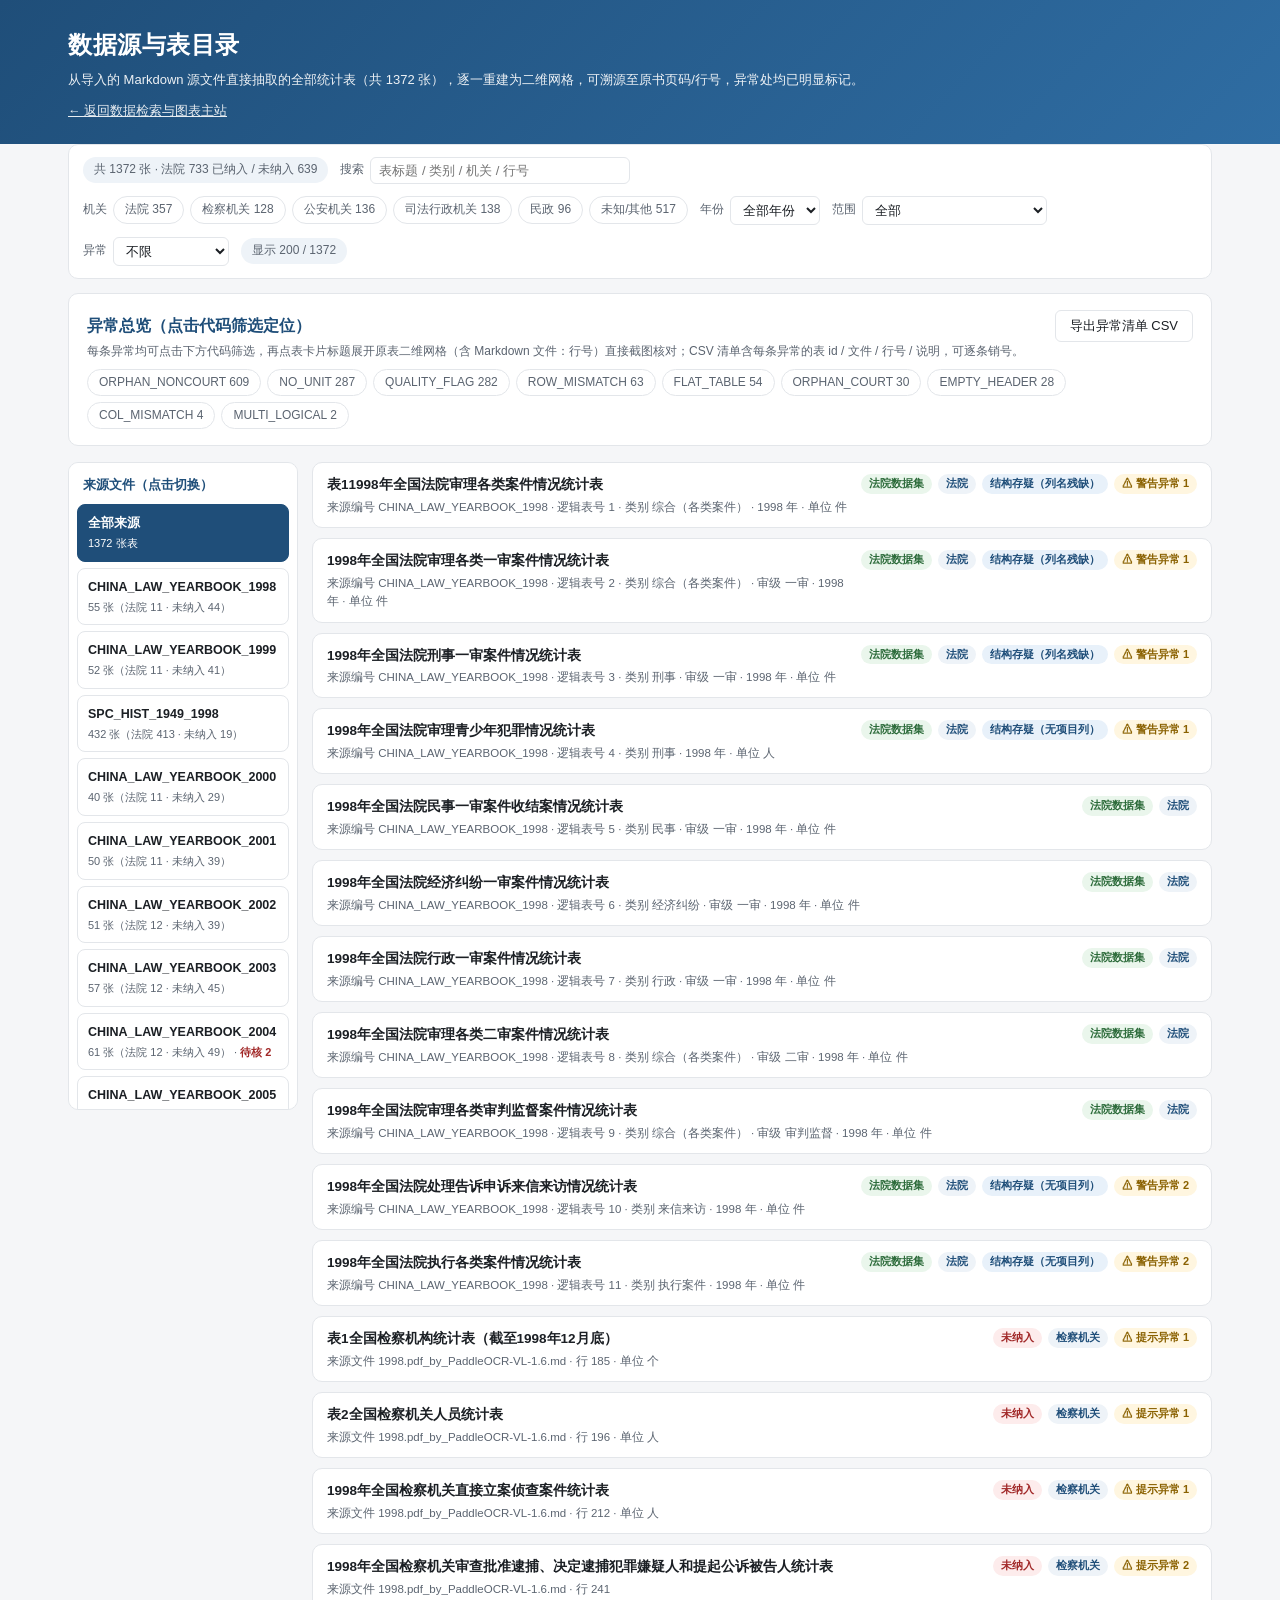
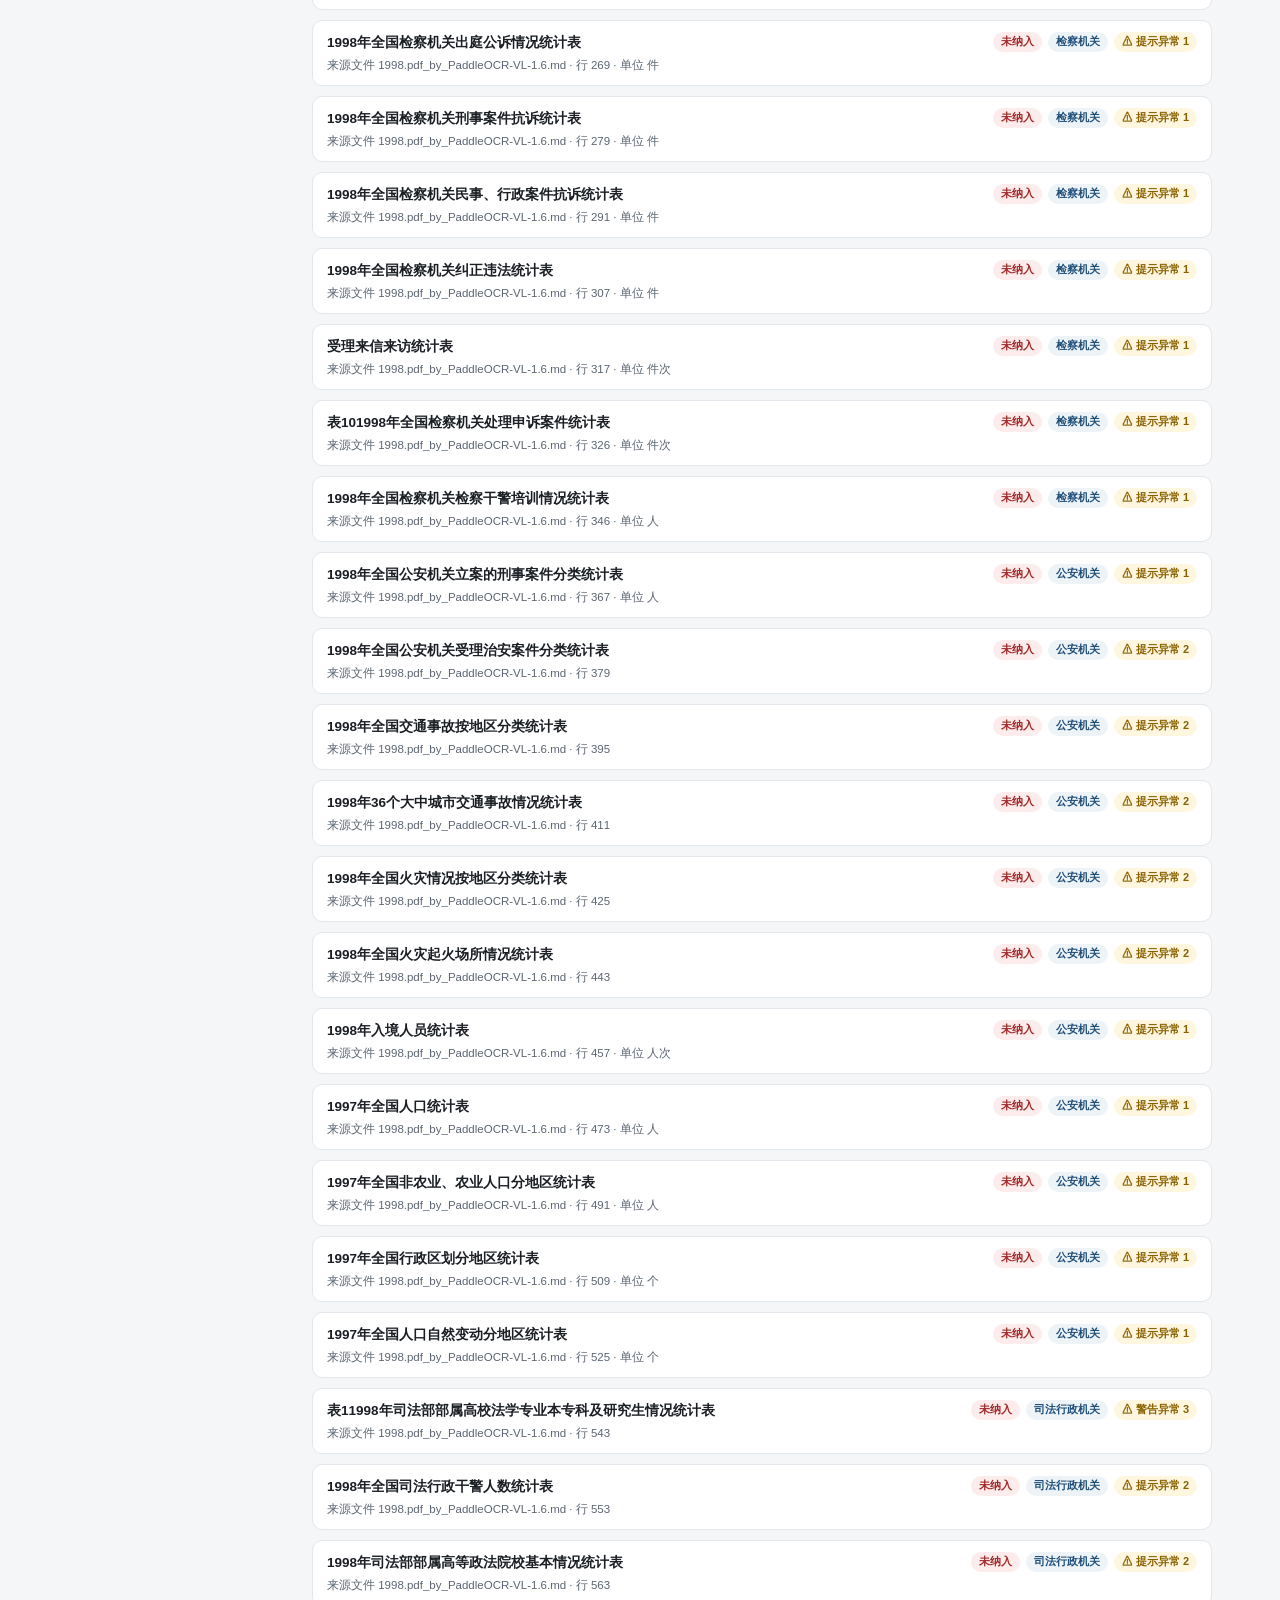
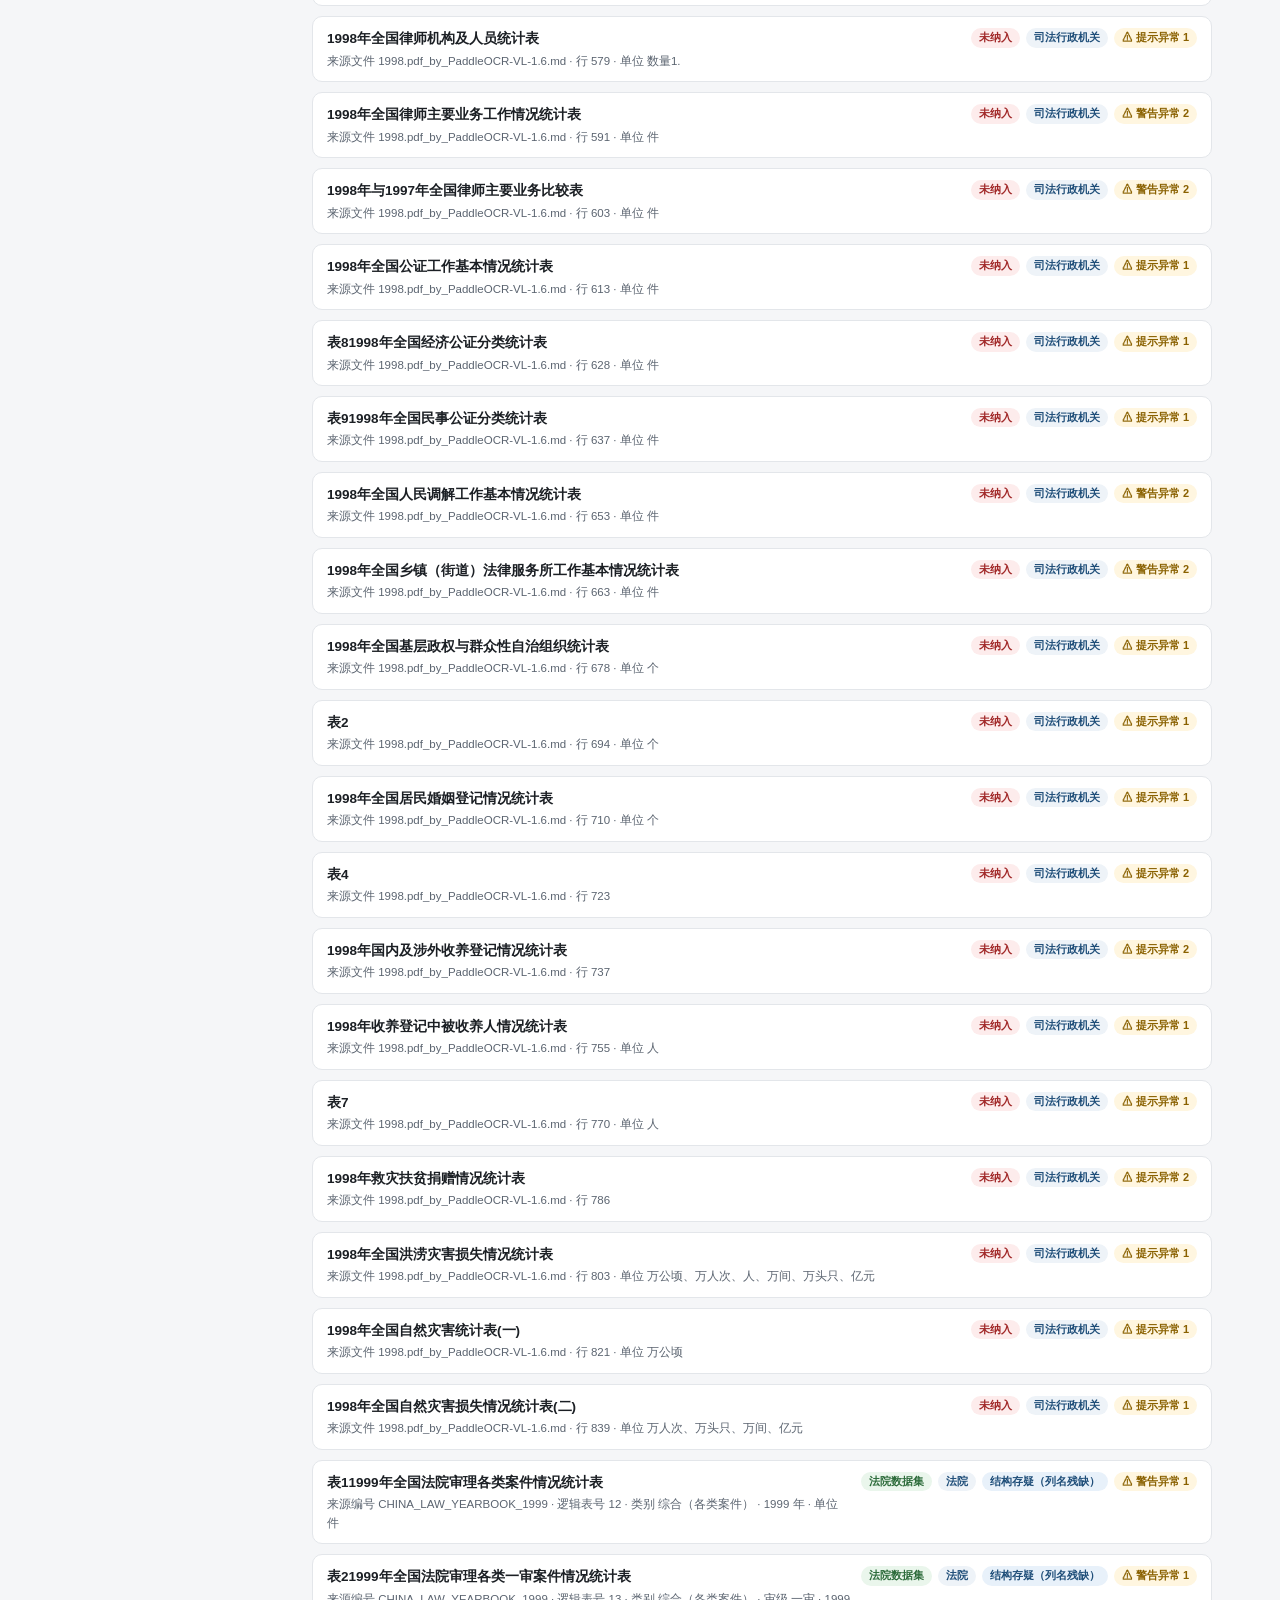
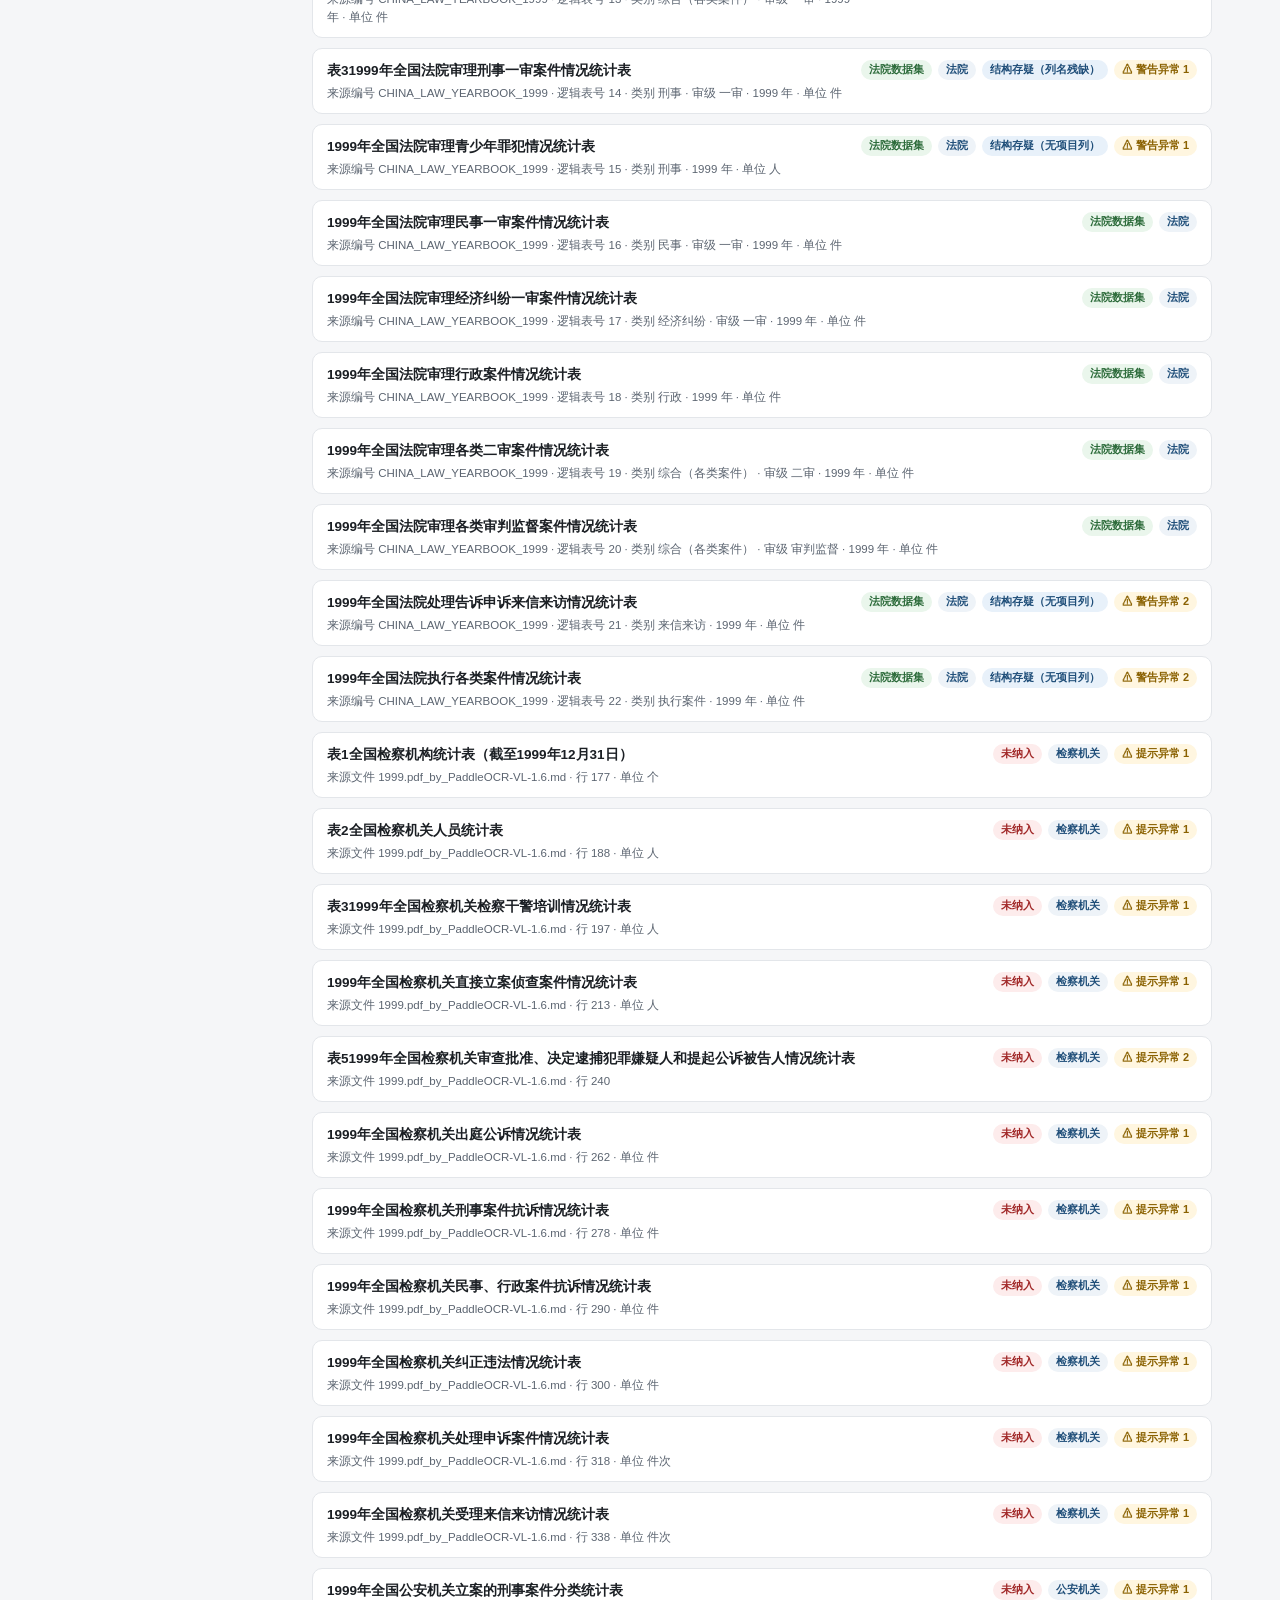
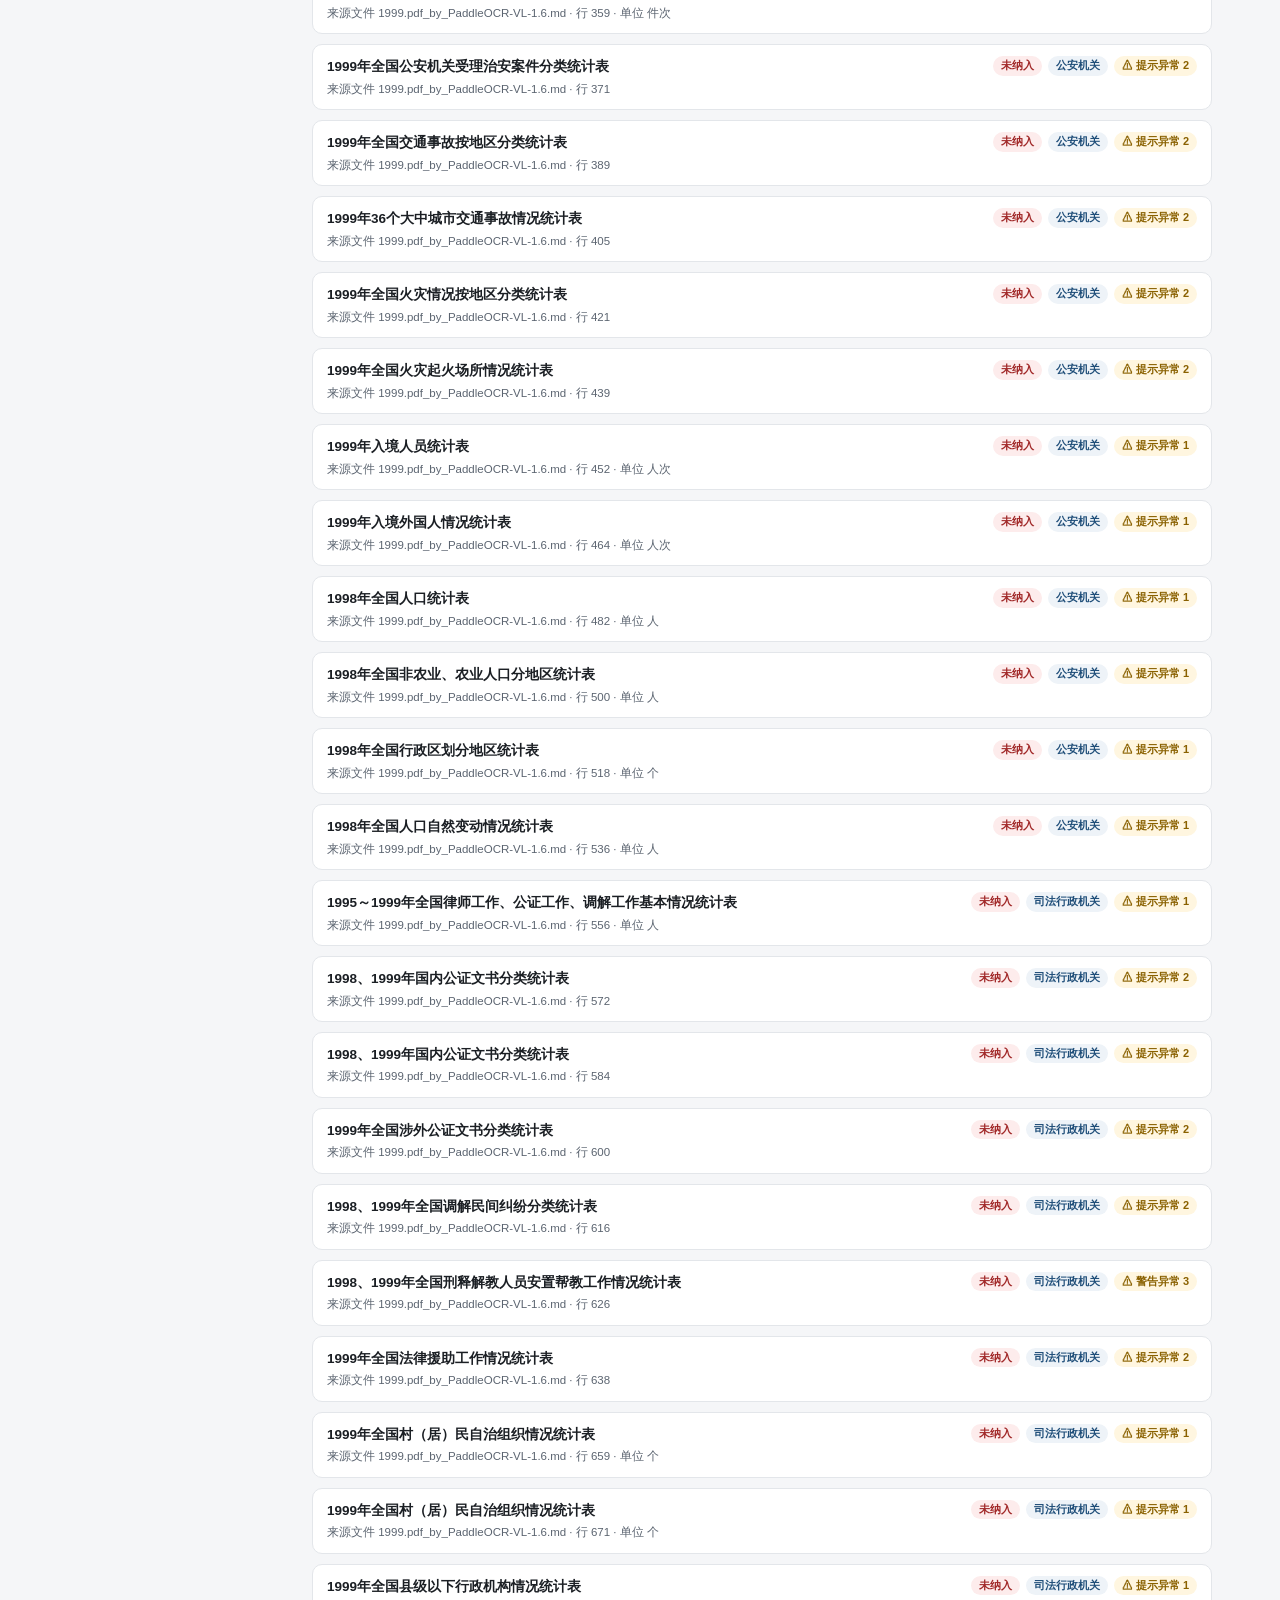
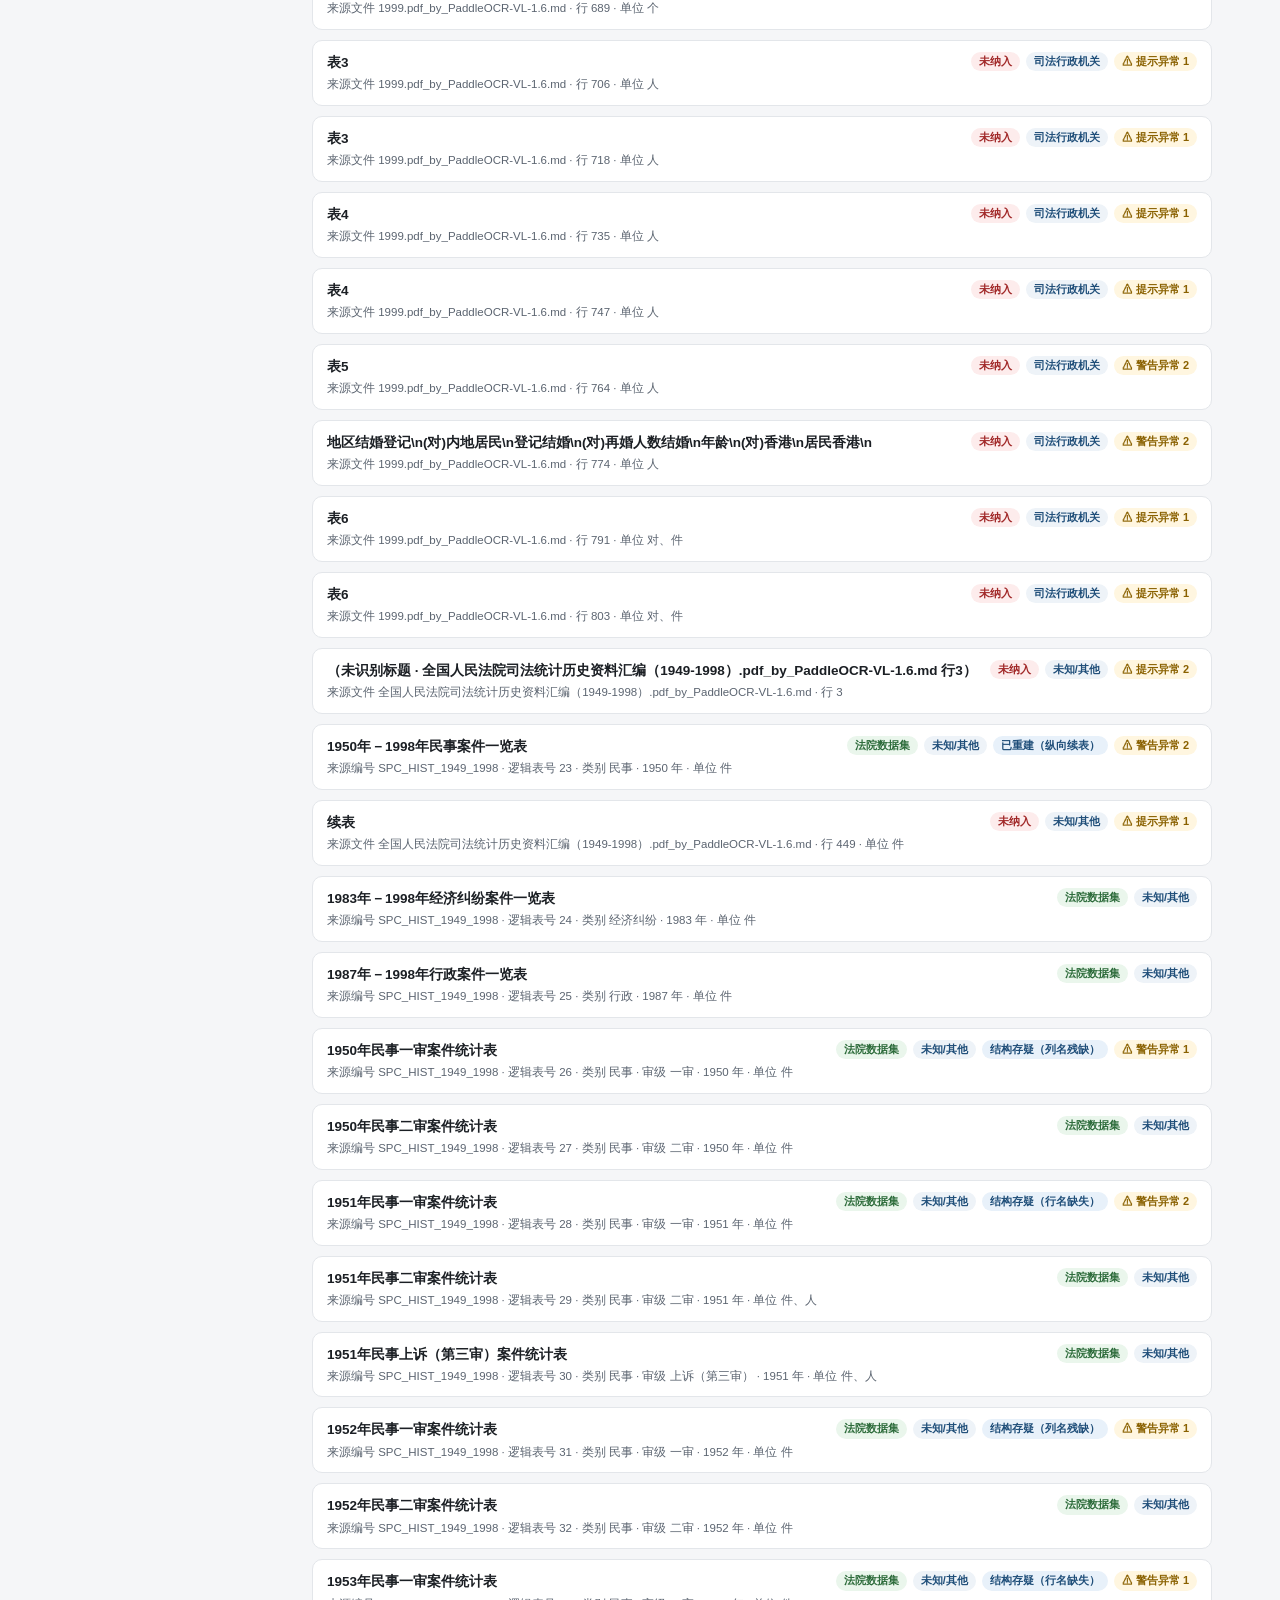
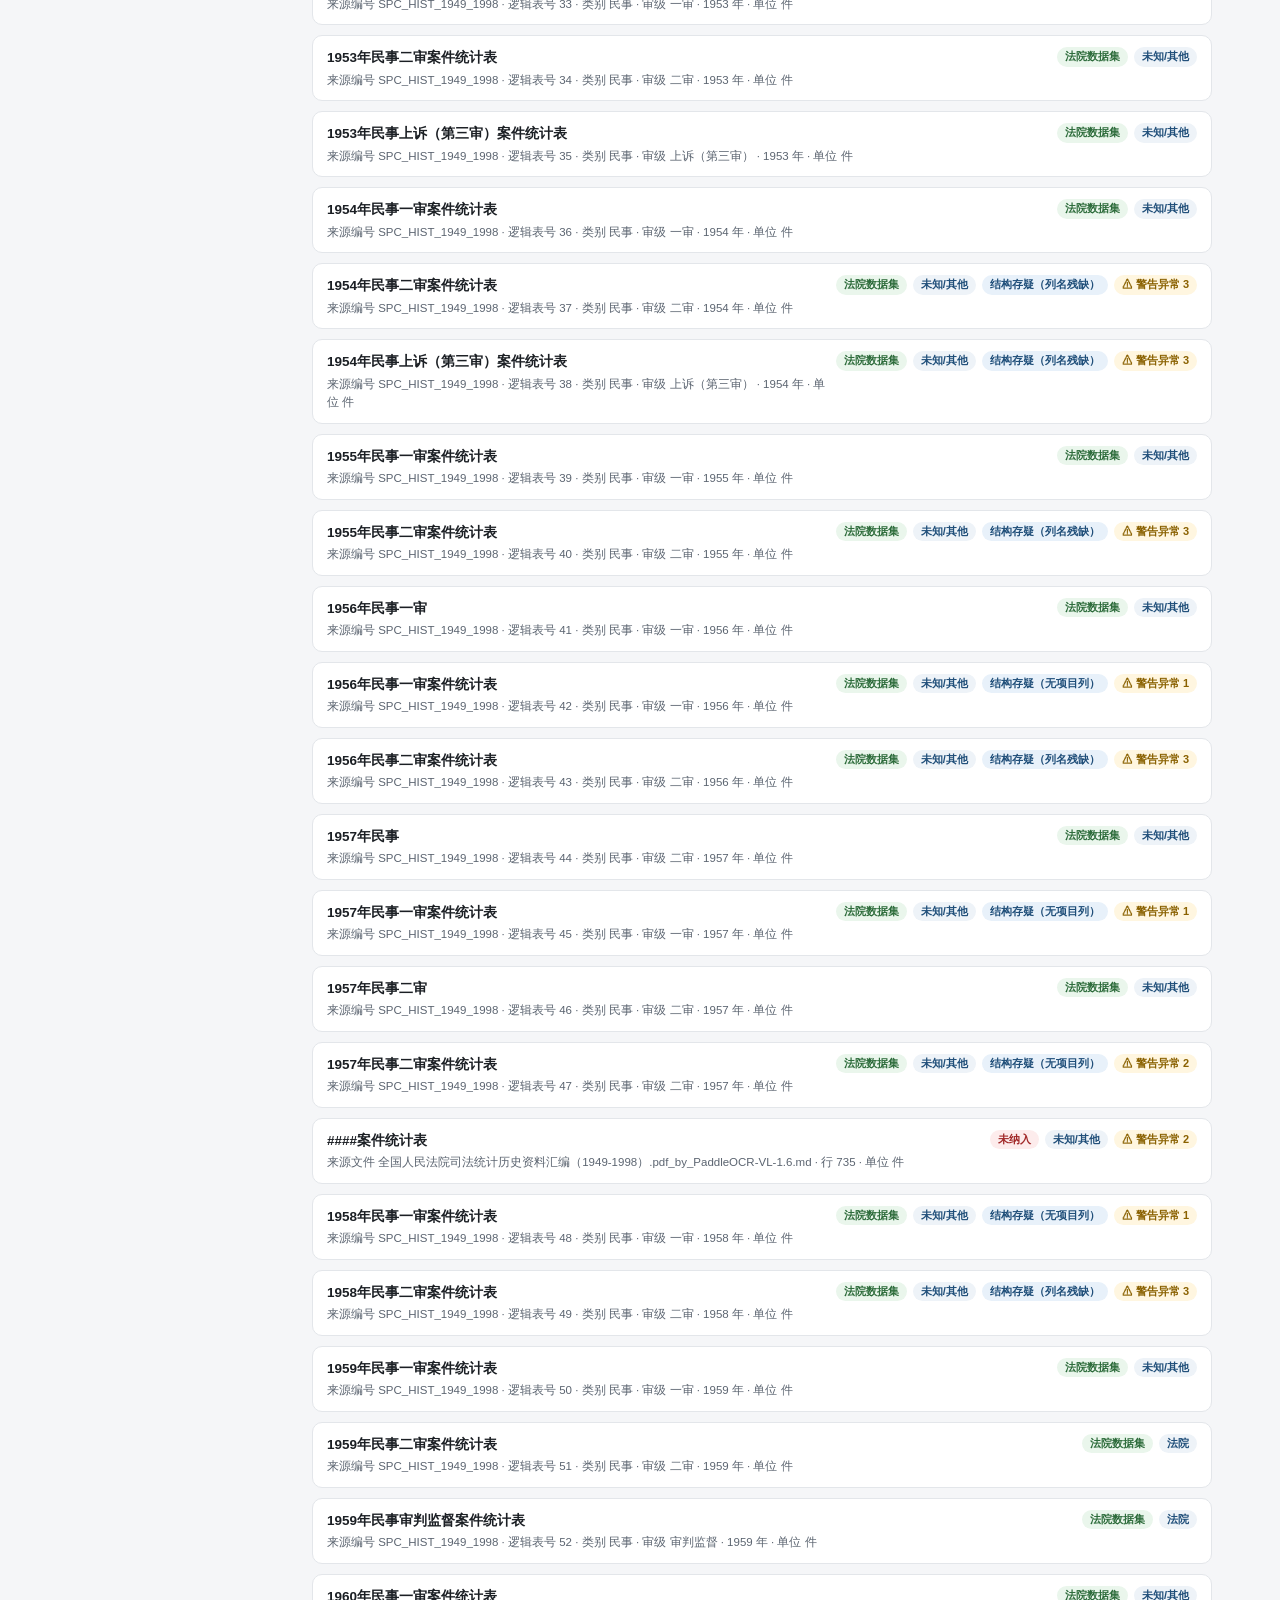
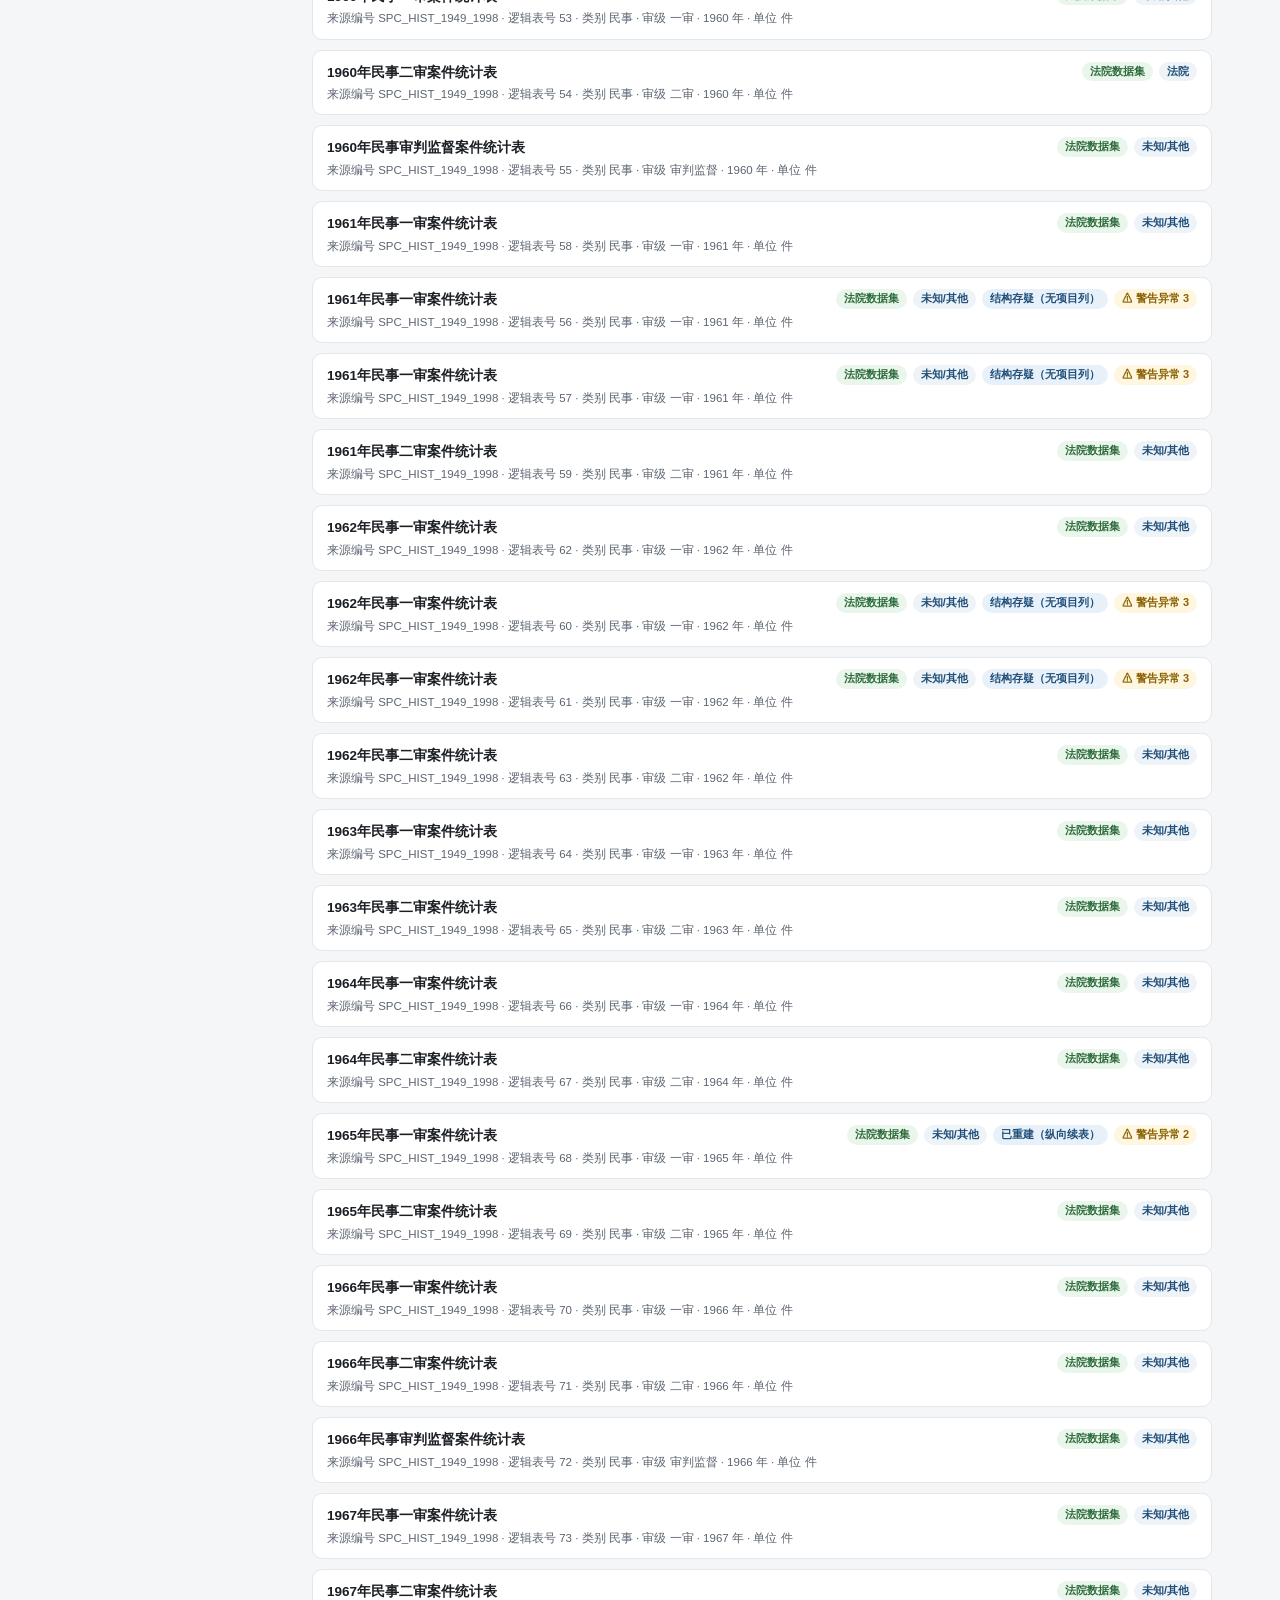
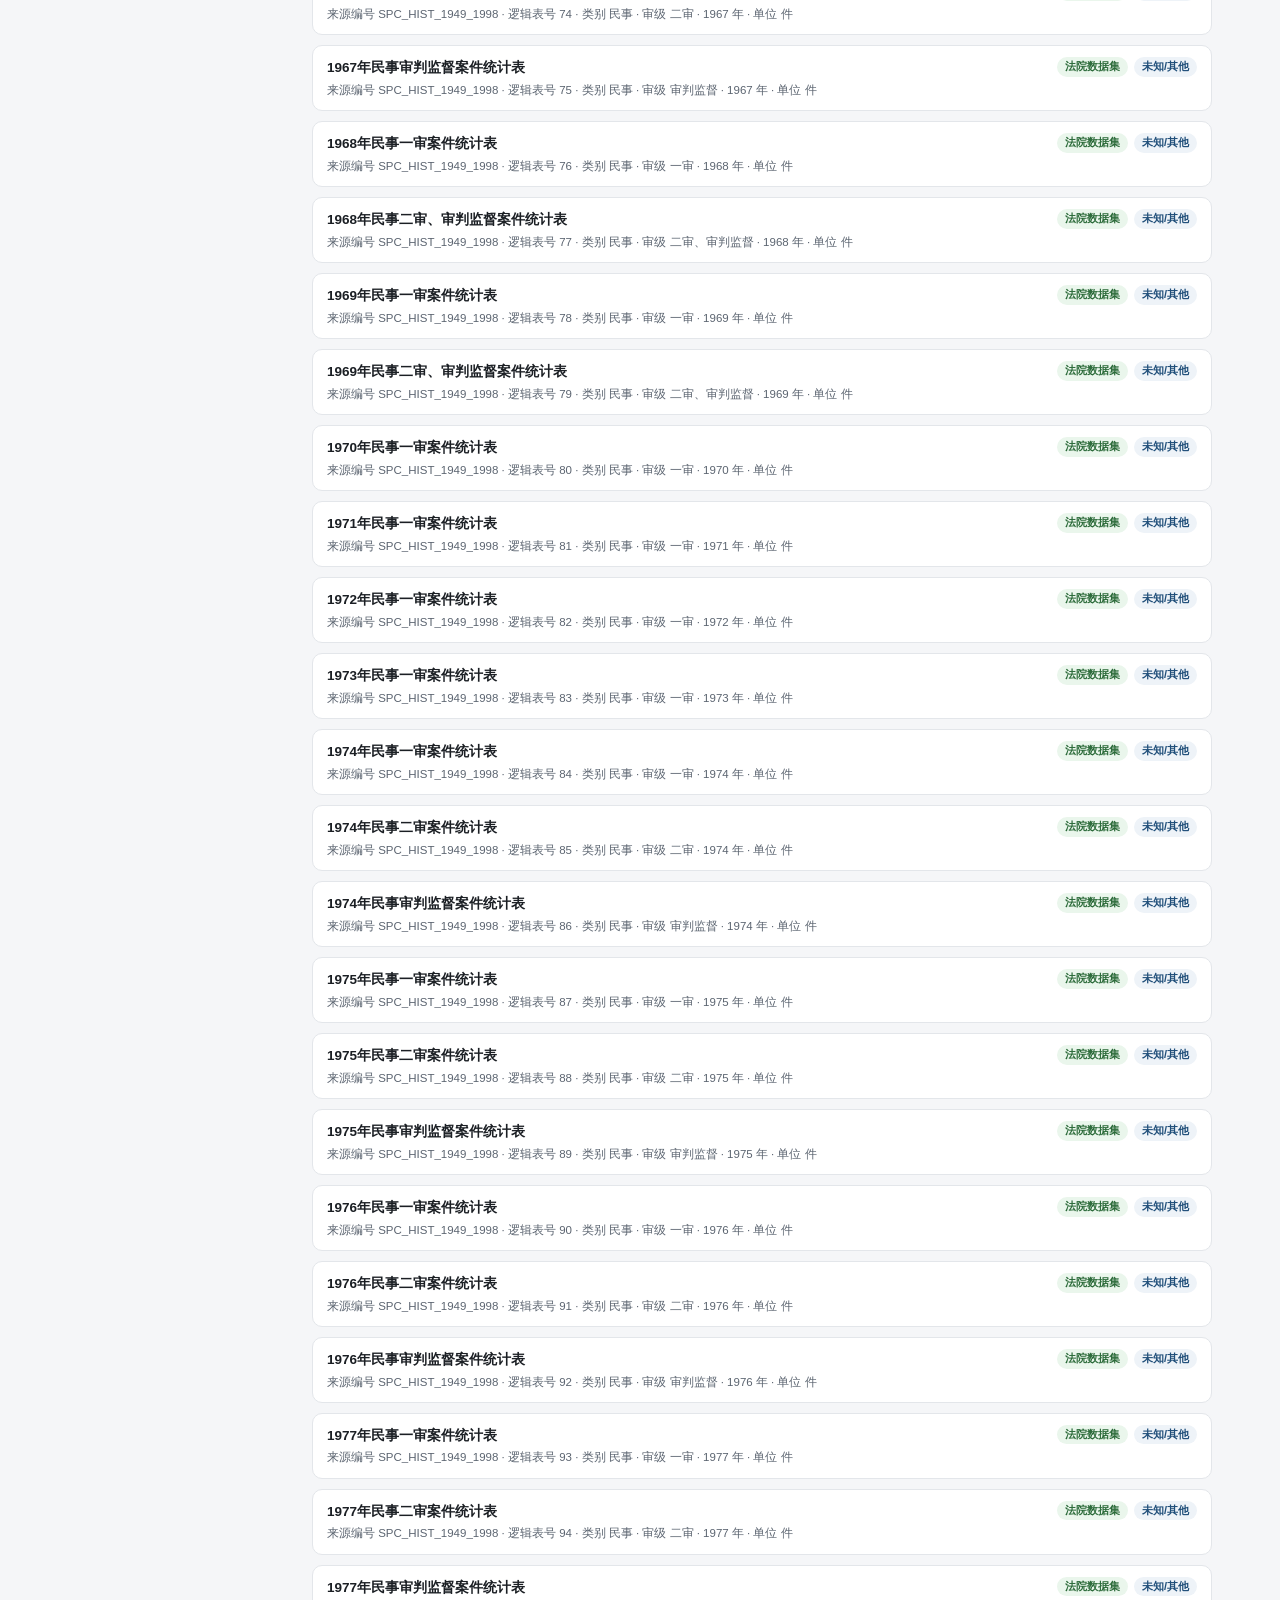
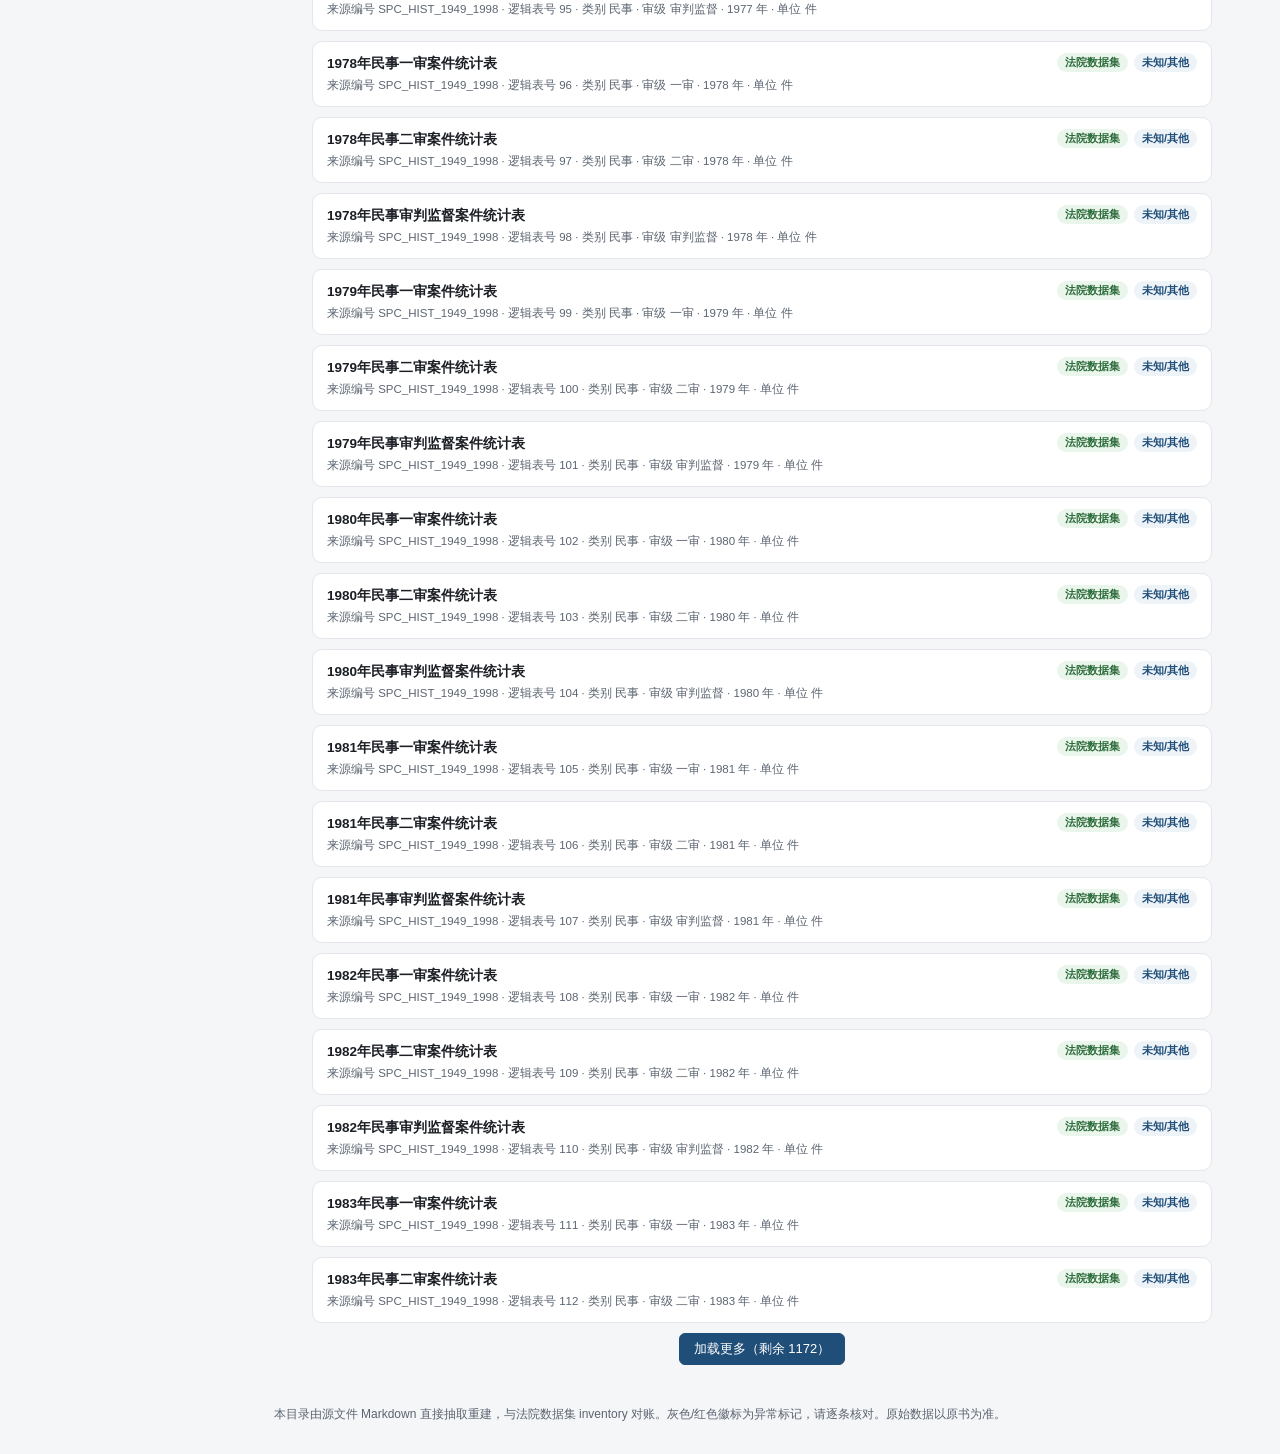
<file: catalog.html>
<!DOCTYPE html>
<html lang="zh-CN">
<head>
<meta charset="UTF-8">
<meta name="viewport" content="width=device-width, initial-scale=1.0">
<title>数据源与表目录 · 中国司法统计史料</title>
<link rel="stylesheet" href="assets/style.css">
<style>
  .cat-head .sub{opacity:.92}
  .backlink{display:inline-block;margin:10px 0 0;color:#fff;text-decoration:underline;font-size:12.5px;opacity:.9}
  .backlink:hover{opacity:1}
  /* 顶部筛选条 */
  .toolbar{position:sticky;top:0;z-index:20;background:var(--card);border:1px solid var(--line);
    border-radius:10px;padding:12px 14px;margin-bottom:14px;display:flex;gap:12px;flex-wrap:wrap;align-items:center}
  .toolbar .grp{display:flex;gap:6px;align-items:center;flex-wrap:wrap}
  .toolbar label{font-size:12px;color:var(--ink2)}
  .stat-pill{font-size:12px;color:var(--ink2);background:var(--soft);border-radius:14px;padding:3px 11px}
  /* 双栏布局 */
  .cat-layout{display:flex;gap:14px;align-items:flex-start}
  .rail{flex:none;width:230px;max-height:72vh;overflow:auto;position:sticky;top:78px;
    border:1px solid var(--line);border-radius:10px;background:#fff;padding:8px}
  .rail h3{margin:4px 6px 8px;font-size:13px;color:var(--accent)}
  .rail-item{border:1px solid var(--line);border-radius:8px;padding:8px 10px;margin-bottom:6px;cursor:pointer;font-size:12.5px}
  .rail-item:hover{background:var(--soft)}
  .rail-item.on{background:var(--accent);color:#fff;border-color:var(--accent)}
  .rail-item.on .rc{color:#fff}
  .rail-item .rn{font-weight:600}
  .rail-item .rc{font-size:11px;color:var(--ink2);margin-top:2px}
  .rail-item .rc b{color:#a12828}
  .rail-item.on .rc b{color:#ffd9d9}
  .main{flex:1;min-width:0}
  /* 表卡片 */
  .tcard{border:1px solid var(--line);border-radius:10px;background:#fff;margin-bottom:10px;overflow:hidden}
  .tcard > summary{list-style:none;cursor:pointer;padding:11px 14px;display:flex;gap:10px;align-items:flex-start;flex-wrap:wrap}
  .tcard > summary::-webkit-details-marker{display:none}
  .tcard[open] > summary{border-bottom:1px solid var(--line);background:var(--soft)}
  .tcard .tt{flex:1;min-width:240px;font-weight:600;font-size:13.5px;color:var(--ink)}
  .tcard .tt small{display:block;font-weight:400;color:var(--ink2);font-size:11.5px;margin-top:2px}
  .tcard .meta{font-size:11.5px;color:var(--ink2);margin-top:3px}
  .badges-row{display:flex;gap:6px;flex-wrap:wrap;align-items:center}
  .ab{font-size:11px;padding:1px 8px;border-radius:10px;font-weight:600;white-space:nowrap}
  .ab-court{background:#eaf6ec;color:#2c6b3a}
  .ab-orphan{background:#fdecec;color:#a12828}
  .ab-ag{background:var(--soft);color:var(--accent)}
  .ab-ano{background:#fff6e0;color:#8a6100}
  .ab-ano.has-high{background:#fdecec;color:#a12828}
  .ab-q{background:#e8f1fa;color:#1F4E79}
  .body{padding:12px 14px}
  .grid-wrap{overflow:auto;max-height:460px;border:1px solid var(--line);border-radius:8px;margin-top:8px}
  table.grid{border-collapse:collapse;width:100%;font-size:12px}
  table.grid th,table.grid td{border:1px solid var(--line);padding:4px 8px;white-space:nowrap;text-align:left}
  table.grid thead tr{background:var(--soft);color:var(--accent);font-weight:600;position:sticky;top:0}
  table.grid td.empty{color:#b9c0c8}
  table.grid tr.hl td{background:#fff8ec}
  .ano-list{margin:8px 0 0;padding:0;list-style:none}
  .ano-list li{font-size:12px;color:var(--ink2);padding:5px 9px;border-radius:6px;margin-bottom:5px;border-left:3px solid #ddd}
  .ano-list li.sev-warn{border-left-color:#e0a800;background:#fffdf5}
  .ano-list li.sev-info{border-left-color:#9aa3ad;background:#fafbfc}
  .ano-list li.sev-high{border-left-color:#a12828;background:#fdf2f2}
  .src-path{font-family:ui-monospace,Menlo,Consolas,monospace;font-size:11px;color:var(--ink2);
    background:var(--soft);padding:2px 7px;border-radius:5px;display:inline-block;margin-top:4px}
  .empty-state{padding:40px;text-align:center;color:var(--ink2)}
  .src-info{border:1px solid var(--line);border-left:3px solid var(--accent);border-radius:10px;
    background:#fff;padding:12px 16px;margin-bottom:12px}
  .src-info h3{margin:0 0 4px;font-size:15px;color:var(--accent)}
  .src-info p{margin:2px 0;font-size:12.5px;color:var(--ink2)}
  #ano-panel .chip{font-size:12px}
  #ano-panel .chip.on.warnchip{background:#8a6100;border-color:#8a6100}
  .jump-link{font-size:11.5px;color:var(--accent);text-decoration:none}
  .jump-link:hover{text-decoration:underline}
  @media (max-width:820px){.cat-layout{flex-direction:column}.rail{width:100%;position:static;max-height:none}}
</style>
</head>
<body>
<header class="site-head cat-head">
  <div class="wrap">
    <h1>数据源与表目录</h1>
    <p class="sub">从导入的 Markdown 源文件直接抽取的全部统计表（共 <span id="tot-tables">…</span> 张），逐一重建为二维网格，可溯源至原书页码/行号，异常处均已明显标记。</p>
    <a class="backlink" href="index.html">← 返回数据检索与图表主站</a>
  </div>
</header>

<main class="wrap">
  <div class="toolbar">
    <div class="stat-pill" id="pill-total">…</div>
    <div class="grp">
      <label>搜索</label>
      <input type="search" id="q" placeholder="表标题 / 类别 / 机关 / 行号">
    </div>
    <div class="grp" id="agency-chips"></div>
    <div class="grp">
      <label>年份</label>
      <select id="f-year"><option value="">全部年份</option></select>
    </div>
    <div class="grp">
      <label>范围</label>
      <select id="scope">
        <option value="">全部</option>
        <option value="court">仅法院数据集</option>
        <option value="orphan">仅未纳入（非法院/待核）</option>
      </select>
    </div>
    <div class="grp">
      <label>异常</label>
      <select id="ano">
        <option value="">不限</option>
        <option value="warn">含警告级异常</option>
        <option value="info">仅提示级</option>
        <option value="none">无异常</option>
      </select>
    </div>
    <div class="stat-pill" id="pill-show">显示 0</div>
  </div>

  <div class="card" id="ano-panel">
    <div class="card-head">
      <h2>异常总览（点击代码筛选定位）</h2>
      <button id="btn-ano-csv">导出异常清单 CSV</button>
    </div>
    <p class="note" style="margin:0 0 8px">每条异常均可点击下方代码筛选，再点表卡片标题展开原表二维网格（含 Markdown 文件：行号）直接截图核对；CSV 清单含每条异常的表 id / 文件 / 行号 / 说明，可逐条销号。</p>
    <div class="chips" id="ano-codes"></div>
  </div>

  <div class="cat-layout">
    <nav class="rail" id="rail">
      <h3>来源文件（点击切换）</h3>
      <div id="rail-items"></div>
    </nav>
    <section class="main">
      <div id="src-info"></div>
      <div id="cards"></div>
      <div class="empty-state" id="empty" style="display:none">无匹配表格</div>
    </section>
  </div>
</main>

<footer class="wrap foot">
  <p>本目录由源文件 Markdown 直接抽取重建，与法院数据集 inventory 对账。灰色/红色徽标为异常标记，请逐条核对。原始数据以原书为准。</p>
</footer>

<script src="assets/catalog.js"></script>
</body>
</html>
</file>
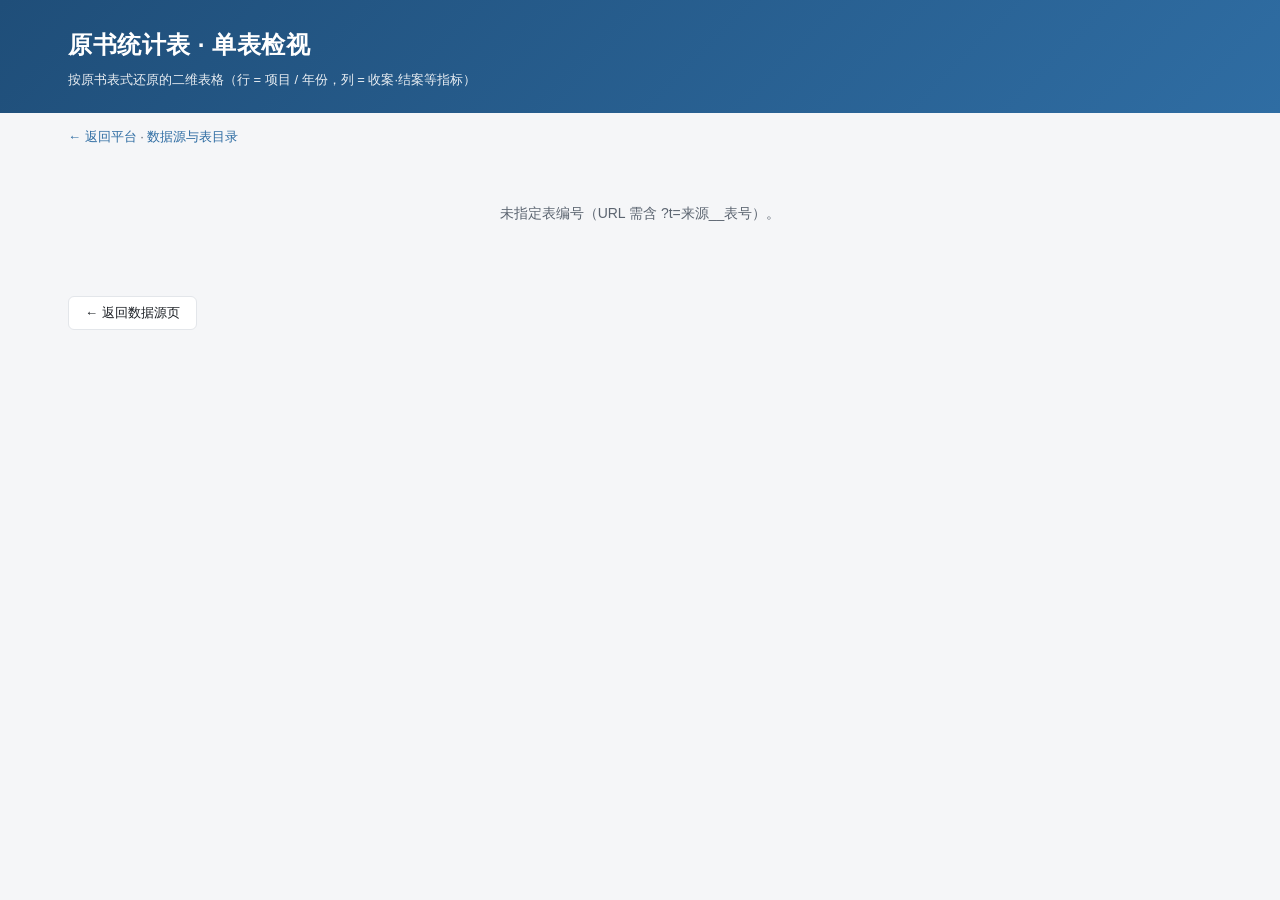
<file: table.html>
<!DOCTYPE html>
<html lang="zh-CN">
<head>
<meta charset="UTF-8">
<meta name="viewport" content="width=device-width, initial-scale=1.0">
<title>原书统计表 · 中国司法统计数据平台</title>
<link rel="stylesheet" href="assets/style.css">
<style>
.orig-wrap{max-width:1180px;margin:0 auto;padding:0 18px}
.bread{margin:14px 0 10px;font-size:13px;color:var(--ink2)}
.bread a{color:var(--accent2);text-decoration:none}
.bread a:hover{text-decoration:underline}
.meta{display:flex;flex-wrap:wrap;gap:8px 22px;margin:10px 0 14px;font-size:13px;color:var(--ink2)}
.meta b{color:var(--ink);font-weight:600}
.tbl-title{font-size:18px;color:var(--accent);margin:4px 0 6px;border-left:3px solid var(--accent);padding-left:9px}
.orig-table{border-collapse:collapse;width:100%;font-size:13px;margin-top:6px}
.orig-table th,.orig-table td{border:1px solid var(--line);padding:6px 10px;white-space:nowrap}
.orig-table thead th{background:var(--accent);color:#fff;position:sticky;top:0}
.orig-table tbody th{background:var(--soft);color:var(--ink);text-align:left;font-weight:600}
.orig-table td.num,.orig-table th.num{text-align:right;font-variant-numeric:tabular-nums}
.orig-table tr.total td,.orig-table tr.total th{background:#fff6e0;font-weight:600}
.orig-table tr:hover td{background:#f8fbff}
.note-card{background:var(--soft);border:1px solid var(--line);border-radius:8px;padding:10px 14px;
  margin:14px 0;font-size:12.5px;color:var(--ink2);line-height:1.7}
.seg-note{color:#8a6100}
.empty{text-align:center;color:var(--ink2);padding:40px}
.back-btn{display:inline-block;margin-top:18px;border:1px solid var(--line);background:#fff;
  border-radius:6px;padding:7px 16px;cursor:pointer;font-size:13px;color:var(--ink)}
.back-btn:hover{border-color:var(--accent2);color:var(--accent)}
</style>
</head>
<body>
<header class="site-head">
  <div class="orig-wrap">
    <h1>原书统计表 · 单表检视</h1>
    <p class="sub">按原书表式还原的二维表格（行 = 项目 / 年份，列 = 收案·结案等指标）</p>
  </div>
</header>

<main class="orig-wrap">
  <p class="bread"><a href="index.html">← 返回平台</a> · <a href="index.html#sources">数据源与表目录</a></p>

  <div id="container"><p class="empty loading">加载中…</p></div>

  <button class="back-btn" onclick="location.href='index.html#sources'">← 返回数据源页</button>
</main>

<script>
function fmt(v){
  if(v===null||v===undefined||v==="") return "";
  if(typeof v==="number"){
    if(!Number.isFinite(v)) return String(v);
    return (Math.round(v*100)/100).toLocaleString("zh-CN");
  }
  return v;
}
function qBadge(q){
  if(!q) return "";
  if(q.startsWith("完好")) return '<span class="qm qm-ok">完好</span>';
  if(q.startsWith("已重建")) return '<span class="qm qm-fix">已重建</span>';
  return '<span class="qm qm-warn">存疑</span>';
}
const id = new URLSearchParams(location.search).get("t");

async function boot(){
  if(!id){ document.getElementById("container").innerHTML=
    '<p class="empty">未指定表编号（URL 需含 ?t=来源__表号）。</p>'; return; }
  let data;
  try{ data = await fetch("data/tablegrid.json").then(r=>r.json()); }
  catch(e){ document.getElementById("container").innerHTML=
    '<p class="empty">数据加载失败：'+e.message+'<br>请通过本地 HTTP 服务（python3 -m http.server）打开本页。</p>'; return; }
  const g = data.grids && data.grids[id];
  const c = document.getElementById("container");
  if(!g){ c.innerHTML='<p class="empty">未找到该表：'+id+'</p>'; return; }

  const y = (g.year_from && g.year_to && g.year_from!==g.year_to)
    ? g.year_from+"—"+g.year_to : (g.year_from||"—");
  const meta = [
    ["来源编号", g.source_id], ["年份", y], ["来源机关", g.org||"—"],
    ["统计大类", g.category||"—"], ["审级", g.trial||"—"],
    ["书页", g.page||"—"], ["单位", g.unit||"—"], ["质量", qBadge(g.quality)]
  ];
  let html = `<div class="tbl-title">${g.title||"（无标题）"}</div>`;
  html += '<div class="meta">'+
    meta.map(m=>`<span><b>${m[0]}：</b>${m[1]}</span>`).join("")+'</div>';

  if(g.empty){
    html += '<div class="note-card">本表在库存中无抽取记录（原书缺页或 OCR 未识别），暂无法还原内容。</div>';
  } else {
    html += '<div class="table-scroll tall"><table class="orig-table"><thead><tr>'+
      '<th>'+((g.year_from!==g.year_to && g.year_to)?"年份":(g.category?"项目":"项目 / 年份"))+'</th>'+
      g.columns.map(col=>`<th>${col}</th>`).join("")+'</tr></thead><tbody>';
    for(const r of g.rows){
      const cls = r.is_total ? ' class="total"' : "";
      html += `<tr${cls}><th>${r.label}</th>`+
        r.cells.map(v=>`<td class="num">${fmt(v)}</td>`).join("")+'</tr>';
    }
    html += '</tbody></table></div>';
    if(g.segments && g.segments>1){
      html += `<div class="note-card seg-note">提示：原表含 ${g.segments} 个分段（如「收案」段与「结案」段并列），已按列名顺序合并呈现；`+
        `若某分段列显示为空，说明该分段原书未被抽取或列名缺失。数值为原始抽取结果，引用前建议回原书核对。</div>`;
    }
    if(g.quality && !g.quality.startsWith("完好")){
      html += `<div class="note-card">数据质量：${g.quality}。该表结构存在缺损，`+
        `还原结果可能不完全等同于原书版式，请谨慎引用。</div>`;
    }
  }
  c.innerHTML = html;
}
boot();
</script>
</body>
</html>
</file>
<file: assets/style.css>
:root{
  --bg:#f5f6f8; --card:#ffffff; --ink:#1b1f24; --ink2:#5b6470; --line:#e3e6ea;
  --accent:#1F4E79; --accent2:#2f6da3; --soft:#eef3f8;
  --hi:#fdecec; --mid:#fff6e0; --lo:#eaf6ec;
}
*{box-sizing:border-box}
body{margin:0;background:var(--bg);color:var(--ink);
  font:14px/1.6 -apple-system,BlinkMacSystemFont,"PingFang SC","Hiragino Sans GB","Microsoft YaHei",sans-serif;}
.wrap{max-width:1180px;margin:0 auto;padding:0 18px}
.site-head{background:linear-gradient(135deg,#1F4E79,#2f6da3);color:#fff;padding:26px 0 22px}
.site-head h1{margin:0;font-size:24px;letter-spacing:.5px}
.sub{margin:6px 0 0;opacity:.9;font-size:13px}
.badges{margin-top:12px;display:flex;gap:10px;flex-wrap:wrap}
.badge{background:rgba(255,255,255,.16);border:1px solid rgba(255,255,255,.28);
  padding:3px 10px;border-radius:20px;font-size:12px}
.badge-lock{cursor:help}
.tabs{display:flex;gap:4px;margin:16px auto 0;flex-wrap:wrap}
.tab{background:var(--card);border:1px solid var(--line);border-bottom-color:transparent;
  padding:9px 16px;border-radius:8px 8px 0 0;cursor:pointer;color:var(--ink2);font-size:13px}
.tab.active{background:var(--accent);color:#fff;border-color:var(--accent);font-weight:600}
main{padding-top:16px}
.tabpane{display:none}
.tabpane.active{display:block}
.card{background:var(--card);border:1px solid var(--line);border-radius:10px;padding:16px 18px;margin-bottom:16px}
.card h2{margin:0 0 12px;font-size:16px;color:var(--accent);border-left:3px solid var(--accent);padding-left:9px}
.card-head{display:flex;justify-content:space-between;align-items:center;flex-wrap:wrap;gap:8px}
.card-head h2{border:0;padding:0;margin:0}
.filters{display:flex;flex-direction:column;gap:10px}
.frow{display:flex;gap:10px;align-items:flex-start;flex-wrap:wrap}
.frow>label:first-child{width:96px;flex:none;color:var(--ink2);font-size:13px;padding-top:5px}
.filters.inline{gap:8px;flex-direction:row;align-items:center;margin-bottom:10px}
select,input[type=search]{border:1px solid var(--line);border-radius:6px;padding:5px 8px;
  background:#fff;color:var(--ink);font-size:13px;max-width:100%}
input[type=search]{min-width:260px;flex:1}
.chips{display:flex;gap:6px;flex-wrap:wrap;flex:1}
.chips.scroll{max-height:96px;overflow-y:auto;padding:4px;border:1px solid var(--line);border-radius:6px}
.chip{border:1px solid var(--line);background:#fff;border-radius:14px;padding:3px 11px;
  cursor:pointer;font-size:12px;color:var(--ink2);user-select:none}
.chip.on{background:var(--accent);color:#fff;border-color:var(--accent)}
.sep{align-self:center;color:var(--ink2)}
.cb{font-size:13px;color:var(--ink2);display:flex;align-items:center;gap:6px}
button{border:1px solid var(--line);background:#fff;border-radius:6px;padding:6px 14px;
  cursor:pointer;font-size:13px;color:var(--ink)}
button:hover{border-color:var(--accent2);color:var(--accent)}
button.primary{background:var(--accent);color:#fff;border-color:var(--accent)}
button.primary:hover{background:var(--accent2);color:#fff}
button:disabled{opacity:.45;cursor:not-allowed}
.actions{align-items:center}
.hint{color:var(--ink2);font-size:12px}
.chart-controls{display:flex;gap:16px;flex-wrap:wrap;margin-bottom:10px}
.chart-controls label{font-size:12px;color:var(--ink2);display:flex;align-items:center;gap:6px}
.chart-box{position:relative;height:380px}
.note{font-size:12px;color:var(--ink2);margin:8px 0 0}
.table-scroll{overflow:auto;max-height:520px;border:1px solid var(--line);border-radius:8px}
.table-scroll.tall{max-height:640px}
table{border-collapse:collapse;width:100%;font-size:12.5px}
th,td{border-bottom:1px solid var(--line);padding:6px 9px;text-align:left;white-space:nowrap}
th{background:var(--soft);position:sticky;top:0;color:var(--accent);font-weight:600;z-index:2}
td.num,th.num{text-align:right;font-variant-numeric:tabular-nums}
tbody tr:hover{background:#f8fbff}
.pager{display:flex;gap:10px;align-items:center;margin-top:10px;font-size:12px;color:var(--ink2)}
.export{display:flex;gap:8px}
.src{margin-bottom:14px;padding-bottom:14px;border-bottom:1px dashed var(--line)}
.src h3{margin:0 0 6px;font-size:14px;color:var(--ink)}
.src p{margin:3px 0;font-size:12.5px;color:var(--ink2)}
.iss{border:1px solid var(--line);border-radius:8px;padding:11px 13px;margin-bottom:10px}
.iss h4{margin:0 0 6px;font-size:13.5px;display:flex;gap:8px;align-items:center;flex-wrap:wrap}
.iss p{margin:4px 0;font-size:12.5px;color:var(--ink2)}
.lv{padding:1px 8px;border-radius:10px;font-size:11px;font-weight:600}
.lv-高{background:var(--hi);color:#a12828}
.lv-中{background:var(--mid);color:#8a6100}
.lv-低{background:var(--lo);color:#2c6b3a}
.scope{background:var(--soft);color:var(--accent);padding:1px 8px;border-radius:10px;font-size:11px}
.foot{padding:18px;color:var(--ink2);font-size:12px;text-align:center}
code{background:var(--soft);padding:1px 5px;border-radius:4px;font-size:12px}
.loading{padding:40px;text-align:center;color:var(--ink2)}
/* 数据质量徽标 */
.qm{padding:1px 7px;border-radius:9px;font-size:11px;white-space:nowrap;cursor:help}
.qm-ok{background:#eaf6ec;color:#2c6b3a}
.qm-fix{background:#e8f1fa;color:#1F4E79}
.qm-warn{background:#fff6e0;color:#8a6100}
/* 数据来源手风琴 + 年份侧栏 */
.src-acc{border:1px solid var(--line);border-radius:8px;margin-bottom:8px;background:#fff;overflow:hidden}
.src-acc>summary{list-style:none;cursor:pointer;padding:12px 14px;display:flex;
  justify-content:space-between;align-items:baseline;gap:10px;flex-wrap:wrap}
.src-acc>summary::-webkit-details-marker{display:none}
.src-acc>summary:hover{background:var(--soft)}
.src-acc .src-name{font-weight:600;color:var(--accent);font-size:14px}
.src-acc .src-cnt{font-size:12px;color:var(--ink2);white-space:nowrap}
.src-acc[open]>summary{border-bottom:1px solid var(--line);background:var(--soft)}
.src-body{padding:12px 14px}
.src-pub{margin:2px 0;font-size:12.5px;color:var(--ink2)}
.src-layout{display:flex;gap:12px;align-items:flex-start;margin-top:10px}
.yrail{flex:none;width:64px;max-height:560px;overflow:auto;position:sticky;top:8px;
  display:flex;flex-direction:column;gap:3px;padding:6px;border:1px solid var(--line);
  border-radius:8px;background:var(--soft)}
.yrail-title{font-size:11px;color:var(--ink2);text-align:center;margin-bottom:2px}
.yrail-btn{border:1px solid transparent;background:transparent;border-radius:6px;
  padding:2px 0;font-size:12px;color:var(--ink2);cursor:pointer}
.yrail-btn:hover{background:#fff;color:var(--accent)}
.yrail-btn.on{background:var(--accent);color:#fff}
.src-tbl{flex:1;min-width:0}
.tbl-tools{display:flex;gap:10px;align-items:center;margin-bottom:8px}
.tbl-tools input[type=search]{min-width:220px;flex:0 1 320px}
.tlink{color:var(--accent);text-decoration:none;font-weight:600}
.tlink:hover{text-decoration:underline;color:var(--accent2)}
/* 视图切换（数据表/折线/柱状/饼图） */
.view-tabs{display:flex;gap:4px;flex-wrap:wrap}
.vtab{border:1px solid var(--line);background:#fff;border-radius:6px 6px 0 0;padding:6px 14px;
  cursor:pointer;font-size:13px;color:var(--ink2)}
.vtab.active{background:var(--accent);color:#fff;border-color:var(--accent);font-weight:600}
.view-pane{display:none}
.view-pane.active{display:block}
.cellink{color:var(--accent);text-decoration:none;font-weight:600}
.cellink:hover{text-decoration:underline;color:var(--accent2)}
.orig{color:#9aa3ad;font-size:.72em;margin-left:3px;cursor:help;border-bottom:1px dotted #c2c8d0}
/* 口径包含/转化关系提醒表 */
.rel-table{border-collapse:collapse;width:100%;font-size:12.5px;margin-top:6px}
.rel-table th,.rel-table td{border:1px solid var(--line);padding:7px 9px;vertical-align:top;text-align:left}
.rel-table th{background:var(--soft);color:var(--accent);font-weight:600;position:static}
.rel-table .rel-a{font-weight:600;color:var(--ink)}
.rel-table .rel-arrow{color:var(--accent2);font-weight:600;white-space:nowrap}
.rel-confirm{display:flex;align-items:center;gap:6px;font-size:12px;color:var(--ink2);white-space:nowrap}
.rel-confirm input{width:15px;height:15px}
.rel-done{color:#2c6b3a}
.series-only{display:flex;align-items:center;gap:5px;font-size:12px;color:var(--ink2);white-space:nowrap}
#series-list{max-height:120px;width:100%;flex-basis:100%}
</file>
